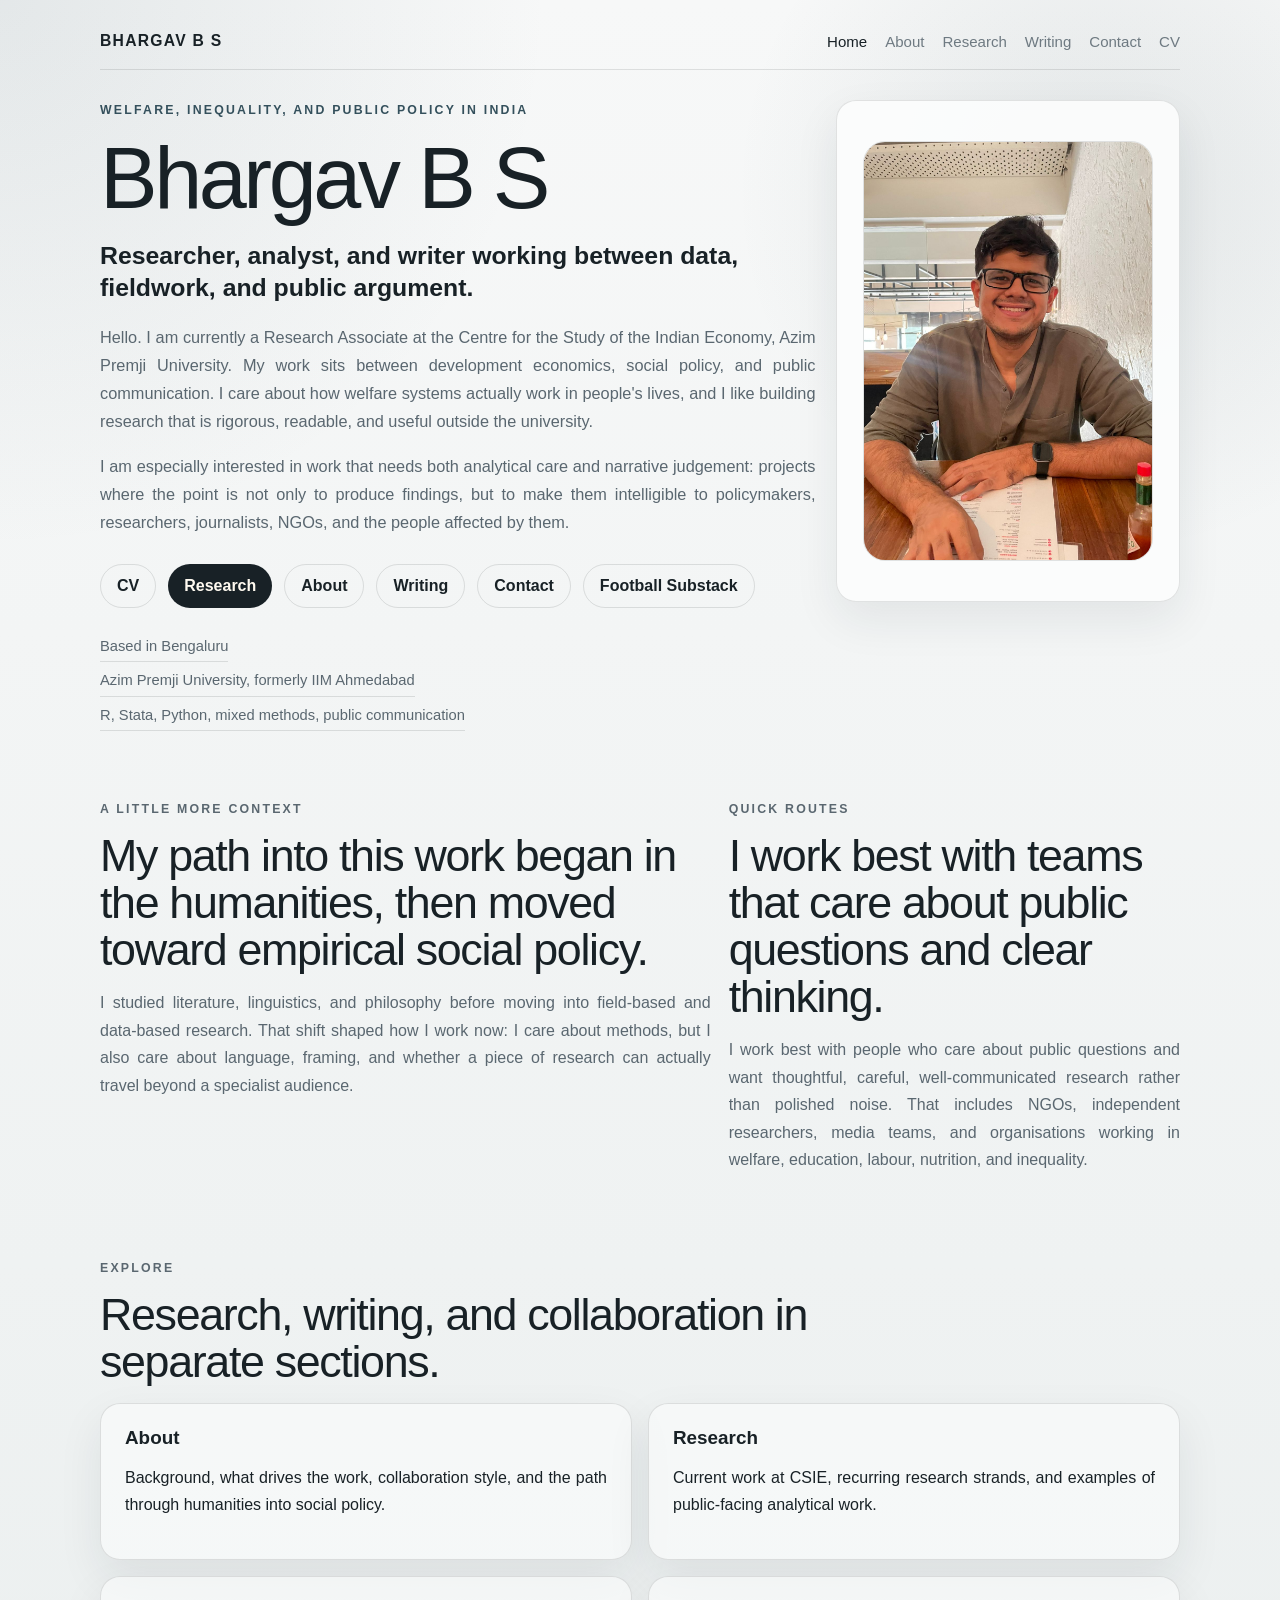
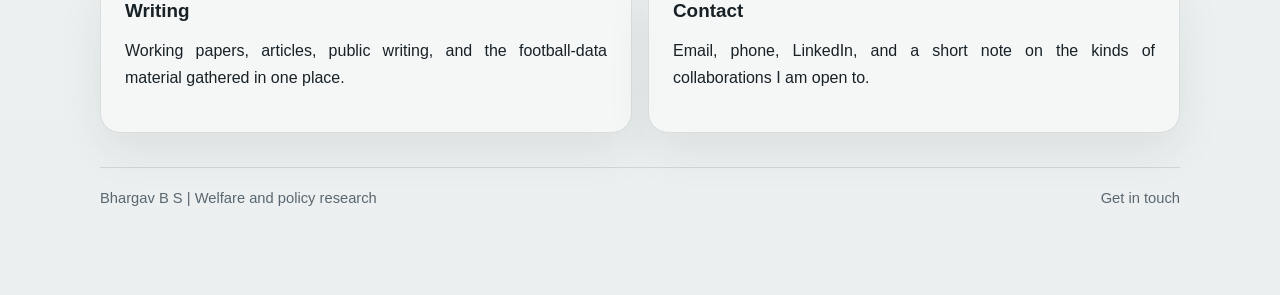
<file: index.html>
<!DOCTYPE html>
<html lang="en">
<head>
  <meta charset="UTF-8">
  <meta name="viewport" content="width=device-width, initial-scale=1.0">
  <title>Bhargav B S | Welfare and Policy Research</title>
  <meta
    name="description"
    content="Bhargav B S is a welfare and policy researcher working across data analysis, field research, and public communication for social policy in India."
  >
  <link rel="stylesheet" href="styles.css">
</head>
<body>
  <div class="page-shell">
    <header class="site-header">
      <a class="brand" href="index.html">Bhargav B S</a>
      <nav class="site-nav" aria-label="Primary navigation">
        <a href="index.html" aria-current="page">Home</a>
        <a href="about.html">About</a>
        <a href="research.html">Research</a>
        <a href="writing.html">Writing</a>
        <a href="contact.html">Contact</a>
        <a href="assets/Bhargav_CV_Jan_2026.pdf" target="_blank" rel="noreferrer">CV</a>
      </nav>
    </header>

    <main id="top">
      <section class="hero section">
        <div class="hero-copy">
          <p class="eyebrow">Welfare, inequality, and public policy in India</p>
          <h1>Bhargav B S</h1>
          <p class="hero-role">Researcher, analyst, and writer working between data, fieldwork, and public argument.</p>
          <p class="hero-summary">
            Hello. I am currently a Research Associate at the Centre for the Study of the Indian Economy,
            Azim Premji University. My work sits between development economics, social policy, and public
            communication. I care about how welfare systems actually work in people's lives, and I like building
            research that is rigorous, readable, and useful outside the university.
          </p>
          <p class="hero-summary hero-summary-soft">
            I am especially interested in work that needs both analytical care and narrative judgement: projects where
            the point is not only to produce findings, but to make them intelligible to policymakers, researchers,
            journalists, NGOs, and the people affected by them.
          </p>
          <div class="hero-actions">
            <a class="button button-secondary" href="assets/Bhargav_CV_Jan_2026.pdf" target="_blank" rel="noreferrer">CV</a>
            <a class="button button-primary" href="research.html">Research</a>
            <a class="button button-secondary" href="about.html">About</a>
            <a class="button button-secondary" href="writing.html">Writing</a>
            <a class="button button-secondary" href="contact.html">Contact</a>
            <a class="button button-secondary" href="https://substack.com/@regressiontothemean" target="_blank" rel="noreferrer">Football Substack</a>
          </div>
          <div class="hero-links" aria-label="Professional highlights">
            <span>Based in Bengaluru</span>
            <span>Azim Premji University, formerly IIM Ahmedabad</span>
            <span>R, Stata, Python, mixed methods, public communication</span>
          </div>
        </div>
        <aside class="hero-panel" aria-label="Profile highlight">
          <div class="portrait-card">
            <img class="portrait-image" src="assets/bhargav-headshot.jpg" alt="Portrait of Bhargav B S smiling at a table">
          </div>
        </aside>
      </section>

      <section class="section intro-grid">
        <article class="intro-card intro-card-large">
          <p class="section-label">A little more context</p>
          <h2>My path into this work began in the humanities, then moved toward empirical social policy.</h2>
          <p>
            I studied literature, linguistics, and philosophy before moving into field-based and data-based research.
            That shift shaped how I work now: I care about methods, but I also care about language, framing, and whether
            a piece of research can actually travel beyond a specialist audience.
          </p>
        </article>
        <article class="intro-card">
          <p class="section-label">Quick routes</p>
          <h2>I work best with teams that care about public questions and clear thinking.</h2>
          <p>
            I work best with people who care about public questions and want thoughtful, careful, well-communicated
            research rather than polished noise. That includes NGOs, independent researchers, media teams, and
            organisations working in welfare, education, labour, nutrition, and inequality.
          </p>
        </article>
      </section>

      <section class="section page-links">
        <div class="section-heading">
          <p class="section-label">Explore</p>
          <h2>Research, writing, and collaboration in separate sections.</h2>
        </div>
        <div class="service-list" aria-label="Site sections">
          <article class="service-item">
            <h3><a href="about.html">About</a></h3>
            <p>Background, what drives the work, collaboration style, and the path through humanities into social policy.</p>
          </article>
          <article class="service-item">
            <h3><a href="research.html">Research</a></h3>
            <p>Current work at CSIE, recurring research strands, and examples of public-facing analytical work.</p>
          </article>
          <article class="service-item">
            <h3><a href="writing.html">Writing</a></h3>
            <p>Working papers, articles, public writing, and the football-data material gathered in one place.</p>
          </article>
          <article class="service-item">
            <h3><a href="contact.html">Contact</a></h3>
            <p>Email, phone, LinkedIn, and a short note on the kinds of collaborations I am open to.</p>
          </article>
        </div>
      </section>
    </main>

    <footer class="site-footer">
      <span>Bhargav B S | Welfare and policy research</span>
      <a href="contact.html">Get in touch</a>
    </footer>
  </div>
</body>
</html>
</file>
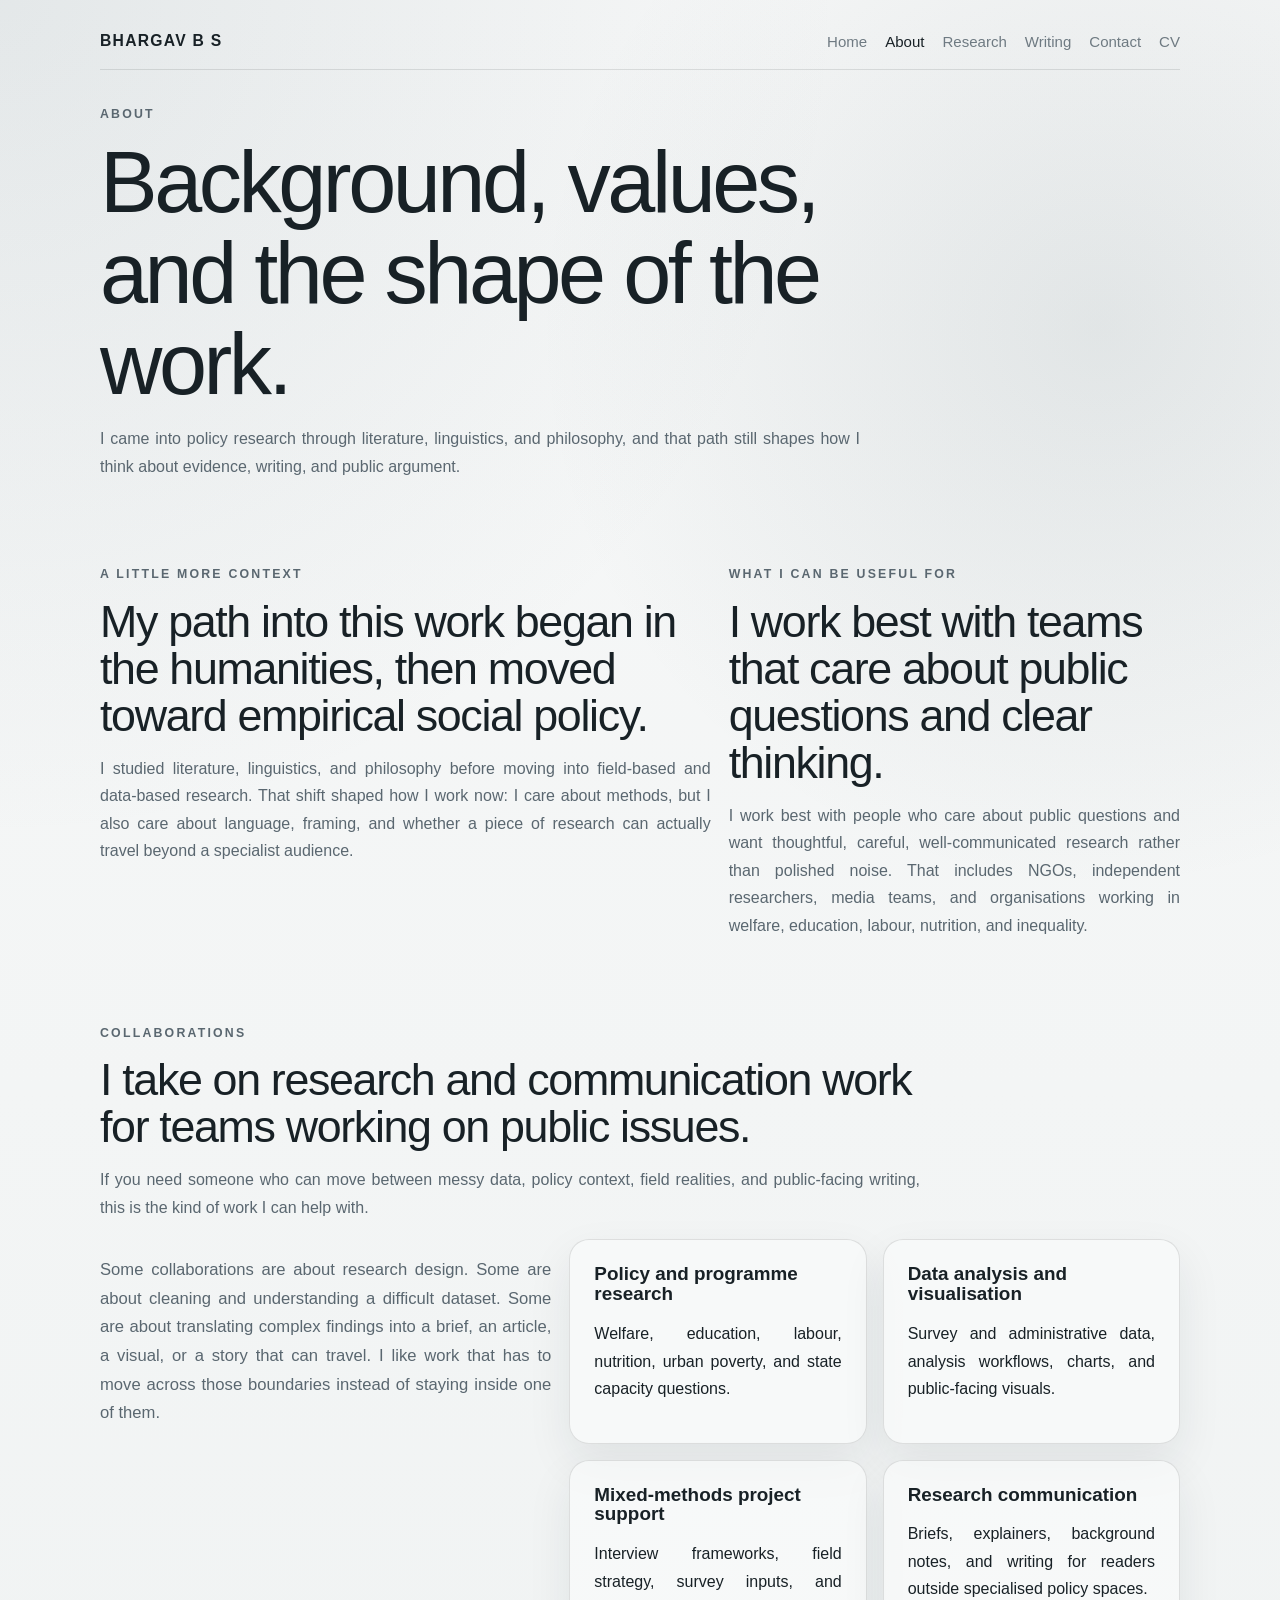
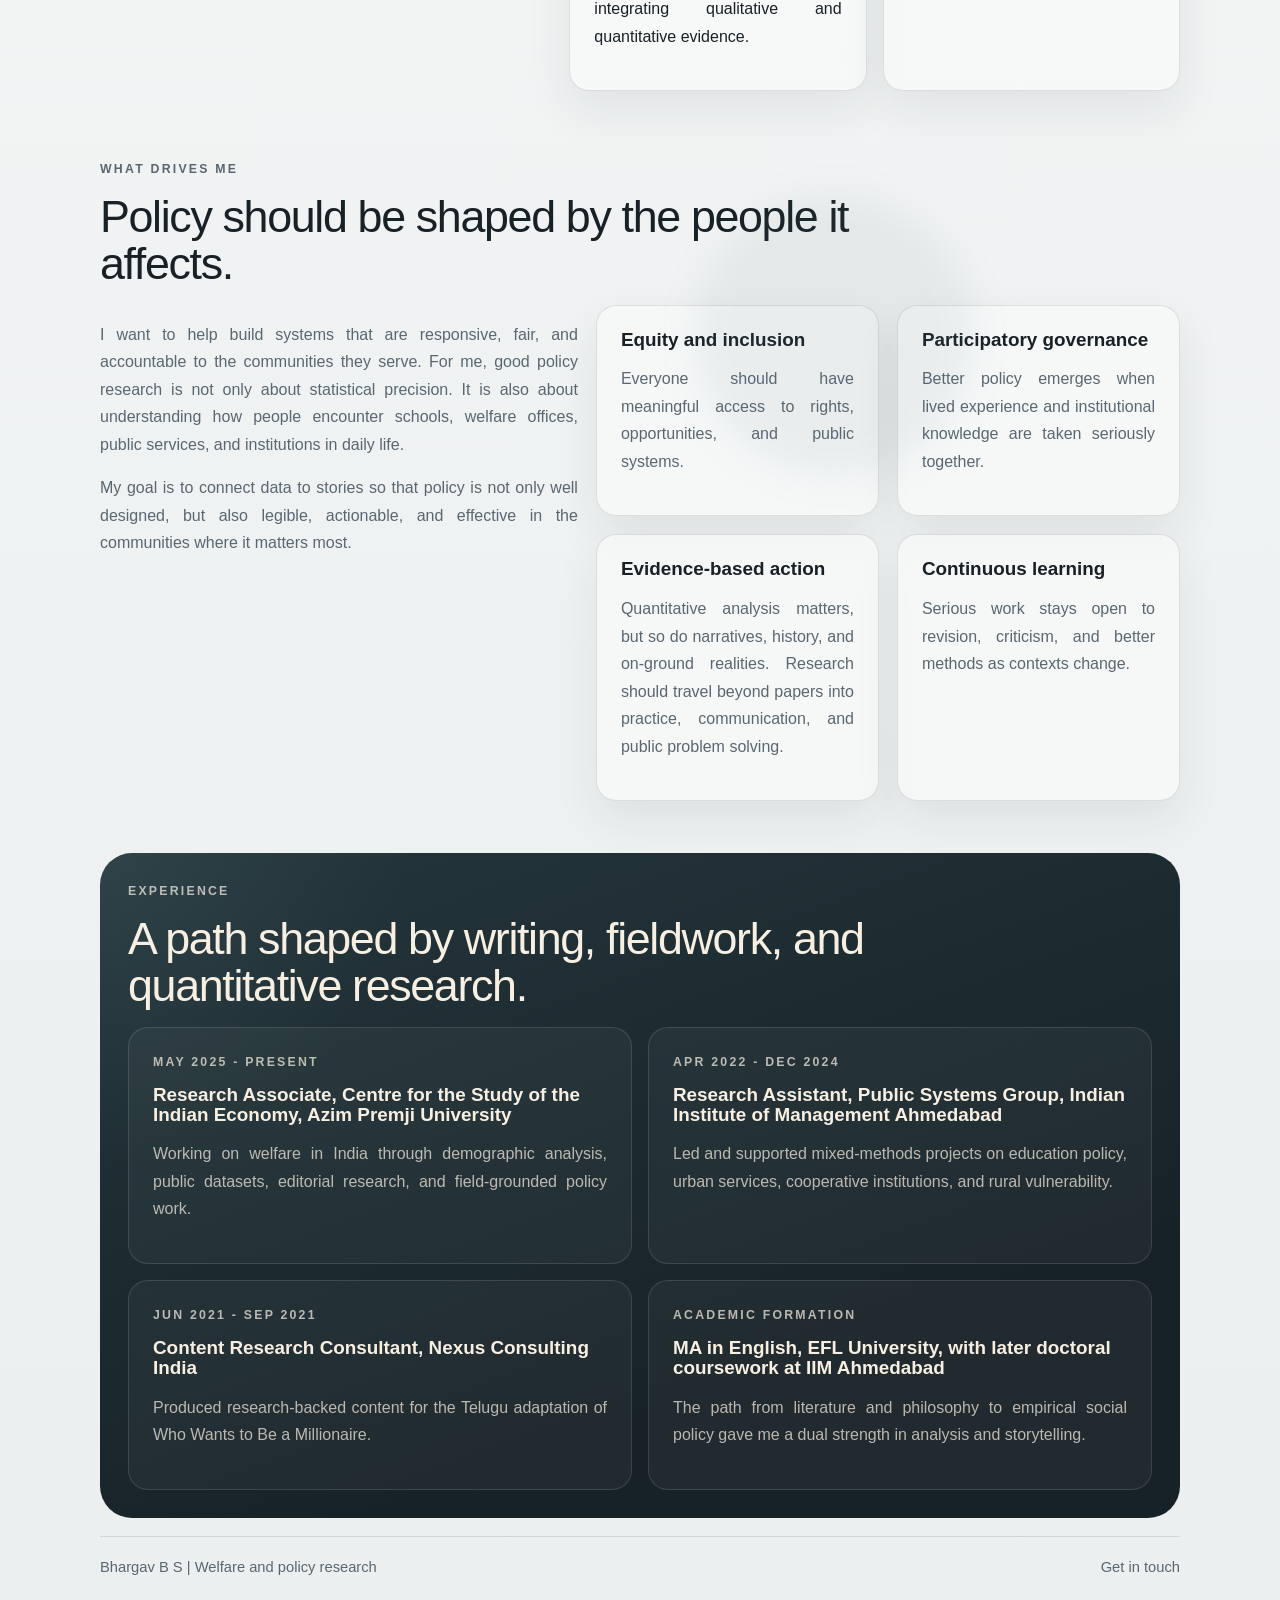
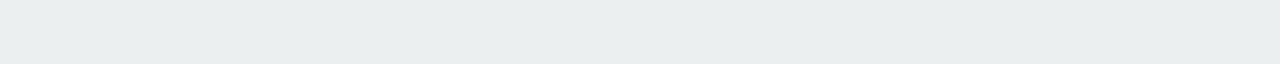
<file: about.html>
<!DOCTYPE html>
<html lang="en">
<head>
  <meta charset="UTF-8">
  <meta name="viewport" content="width=device-width, initial-scale=1.0">
  <title>About | Bhargav B S</title>
  <meta
    name="description"
    content="Background, values, collaborations, and experience for Bhargav B S."
  >
  <link rel="stylesheet" href="styles.css">
</head>
<body>
  <div class="page-shell">
    <header class="site-header">
      <a class="brand" href="index.html">Bhargav B S</a>
      <nav class="site-nav" aria-label="Primary navigation">
        <a href="index.html">Home</a>
        <a href="about.html" aria-current="page">About</a>
        <a href="research.html">Research</a>
        <a href="writing.html">Writing</a>
        <a href="contact.html">Contact</a>
        <a href="assets/Bhargav_CV_Jan_2026.pdf" target="_blank" rel="noreferrer">CV</a>
      </nav>
    </header>

    <main>
      <section class="section page-intro">
        <p class="section-label">About</p>
        <h1>Background, values, and the shape of the work.</h1>
        <p>
          I came into policy research through literature, linguistics, and philosophy, and that path still shapes how
          I think about evidence, writing, and public argument.
        </p>
      </section>

      <section class="section intro-grid">
        <article class="intro-card intro-card-large">
          <p class="section-label">A little more context</p>
          <h2>My path into this work began in the humanities, then moved toward empirical social policy.</h2>
          <p>
            I studied literature, linguistics, and philosophy before moving into field-based and data-based research.
            That shift shaped how I work now: I care about methods, but I also care about language, framing, and whether
            a piece of research can actually travel beyond a specialist audience.
          </p>
        </article>
        <article class="intro-card">
          <p class="section-label">What I can be useful for</p>
          <h2>I work best with teams that care about public questions and clear thinking.</h2>
          <p>
            I work best with people who care about public questions and want thoughtful, careful, well-communicated
            research rather than polished noise. That includes NGOs, independent researchers, media teams, and
            organisations working in welfare, education, labour, nutrition, and inequality.
          </p>
        </article>
      </section>

      <section class="section" id="services">
        <div class="section-heading">
          <p class="section-label">Collaborations</p>
          <h2>I take on research and communication work for teams working on public issues.</h2>
          <p>
            If you need someone who can move between messy data, policy context, field realities, and public-facing
            writing, this is the kind of work I can help with.
          </p>
        </div>
        <div class="service-columns">
          <div class="service-copy">
            <p>
              Some collaborations are about research design. Some are about cleaning and understanding a difficult
              dataset. Some are about translating complex findings into a brief, an article, a visual, or a story that
              can travel. I like work that has to move across those boundaries instead of staying inside one of them.
            </p>
          </div>
          <div class="service-list" aria-label="Service areas">
            <article class="service-item">
              <h3>Policy and programme research</h3>
              <p>Welfare, education, labour, nutrition, urban poverty, and state capacity questions.</p>
            </article>
            <article class="service-item">
              <h3>Data analysis and visualisation</h3>
              <p>Survey and administrative data, analysis workflows, charts, and public-facing visuals.</p>
            </article>
            <article class="service-item">
              <h3>Mixed-methods project support</h3>
              <p>Interview frameworks, field strategy, survey inputs, and integrating qualitative and quantitative evidence.</p>
            </article>
            <article class="service-item">
              <h3>Research communication</h3>
              <p>Briefs, explainers, background notes, and writing for readers outside specialised policy spaces.</p>
            </article>
          </div>
        </div>
      </section>

      <section class="section section-accent">
        <div class="section-heading">
          <p class="section-label">What Drives Me</p>
          <h2>Policy should be shaped by the people it affects.</h2>
        </div>
        <div class="vision-layout">
          <div class="vision-copy">
            <p>
              I want to help build systems that are responsive, fair, and accountable to the communities they serve.
              For me, good policy research is not only about statistical precision. It is also about understanding how
              people encounter schools, welfare offices, public services, and institutions in daily life.
            </p>
            <p>
              My goal is to connect data to stories so that policy is not only well designed, but also legible,
              actionable, and effective in the communities where it matters most.
            </p>
          </div>
          <div class="values-grid">
            <article class="value-card">
              <h3>Equity and inclusion</h3>
              <p>Everyone should have meaningful access to rights, opportunities, and public systems.</p>
            </article>
            <article class="value-card">
              <h3>Participatory governance</h3>
              <p>Better policy emerges when lived experience and institutional knowledge are taken seriously together.</p>
            </article>
            <article class="value-card">
              <h3>Evidence-based action</h3>
              <p>Quantitative analysis matters, but so do narratives, history, and on-ground realities. Research should travel beyond papers into practice, communication, and public problem solving.</p>
            </article>
            <article class="value-card">
              <h3>Continuous learning</h3>
              <p>Serious work stays open to revision, criticism, and better methods as contexts change.</p>
            </article>
          </div>
        </div>
      </section>

      <section class="section section-dark">
        <div class="section-heading">
          <p class="section-label">Experience</p>
          <h2>A path shaped by writing, fieldwork, and quantitative research.</h2>
        </div>
        <div class="timeline">
          <article class="timeline-item">
            <p class="timeline-date">May 2025 - Present</p>
            <h3>Research Associate, Centre for the Study of the Indian Economy, Azim Premji University</h3>
            <p>Working on welfare in India through demographic analysis, public datasets, editorial research, and field-grounded policy work.</p>
          </article>
          <article class="timeline-item">
            <p class="timeline-date">Apr 2022 - Dec 2024</p>
            <h3>Research Assistant, Public Systems Group, Indian Institute of Management Ahmedabad</h3>
            <p>Led and supported mixed-methods projects on education policy, urban services, cooperative institutions, and rural vulnerability.</p>
          </article>
          <article class="timeline-item">
            <p class="timeline-date">Jun 2021 - Sep 2021</p>
            <h3>Content Research Consultant, Nexus Consulting India</h3>
            <p>Produced research-backed content for the Telugu adaptation of Who Wants to Be a Millionaire.</p>
          </article>
          <article class="timeline-item">
            <p class="timeline-date">Academic formation</p>
            <h3>MA in English, EFL University, with later doctoral coursework at IIM Ahmedabad</h3>
            <p>The path from literature and philosophy to empirical social policy gave me a dual strength in analysis and storytelling.</p>
          </article>
        </div>
      </section>
    </main>

    <footer class="site-footer">
      <span>Bhargav B S | Welfare and policy research</span>
      <a href="contact.html">Get in touch</a>
    </footer>
  </div>
</body>
</html>
</file>
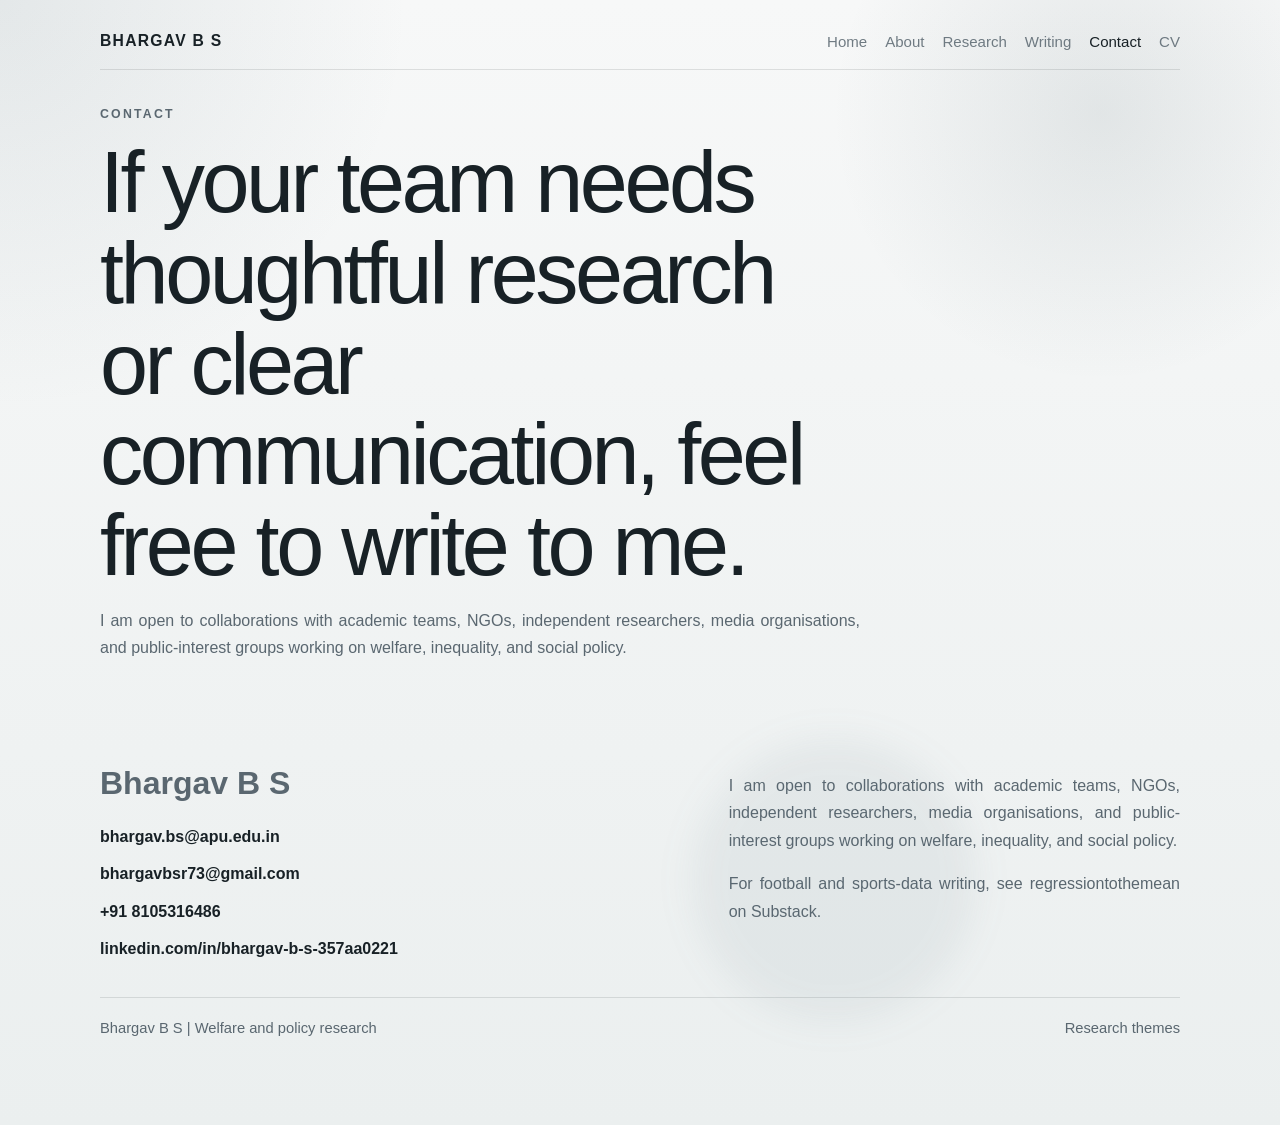
<file: contact.html>
<!DOCTYPE html>
<html lang="en">
<head>
  <meta charset="UTF-8">
  <meta name="viewport" content="width=device-width, initial-scale=1.0">
  <title>Contact | Bhargav B S</title>
  <meta
    name="description"
    content="Contact information and collaboration details for Bhargav B S."
  >
  <link rel="stylesheet" href="styles.css">
</head>
<body>
  <div class="page-shell">
    <header class="site-header">
      <a class="brand" href="index.html">Bhargav B S</a>
      <nav class="site-nav" aria-label="Primary navigation">
        <a href="index.html">Home</a>
        <a href="about.html">About</a>
        <a href="research.html">Research</a>
        <a href="writing.html">Writing</a>
        <a href="contact.html" aria-current="page">Contact</a>
        <a href="assets/Bhargav_CV_Jan_2026.pdf" target="_blank" rel="noreferrer">CV</a>
      </nav>
    </header>

    <main>
      <section class="section page-intro">
        <p class="section-label">Contact</p>
        <h1>If your team needs thoughtful research or clear communication, feel free to write to me.</h1>
        <p>
          I am open to collaborations with academic teams, NGOs, independent researchers, media organisations, and
          public-interest groups working on welfare, inequality, and social policy.
        </p>
      </section>

      <section class="section section-accent">
        <div class="contact-grid">
          <div class="contact-card">
            <p class="contact-name">Bhargav B S</p>
            <a href="mailto:bhargav.bs@apu.edu.in">bhargav.bs@apu.edu.in</a>
            <a href="mailto:bhargavbsr73@gmail.com">bhargavbsr73@gmail.com</a>
            <a href="tel:+918105316486">+91 8105316486</a>
            <a href="https://www.linkedin.com/in/bhargav-b-s-357aa0221/" target="_blank" rel="noreferrer">linkedin.com/in/bhargav-b-s-357aa0221</a>
          </div>
          <div class="contact-card">
            <p>
              I am open to collaborations with academic teams, NGOs, independent researchers, media organisations, and
              public-interest groups working on welfare, inequality, and social policy.
            </p>
            <p>
              For football and sports-data writing, see
              <a href="https://substack.com/@regressiontothemean" target="_blank" rel="noreferrer">regressiontothemean on Substack</a>.
            </p>
          </div>
        </div>
      </section>
    </main>

    <footer class="site-footer">
      <span>Bhargav B S | Welfare and policy research</span>
      <a href="research.html">Research themes</a>
    </footer>
  </div>
</body>
</html>
</file>
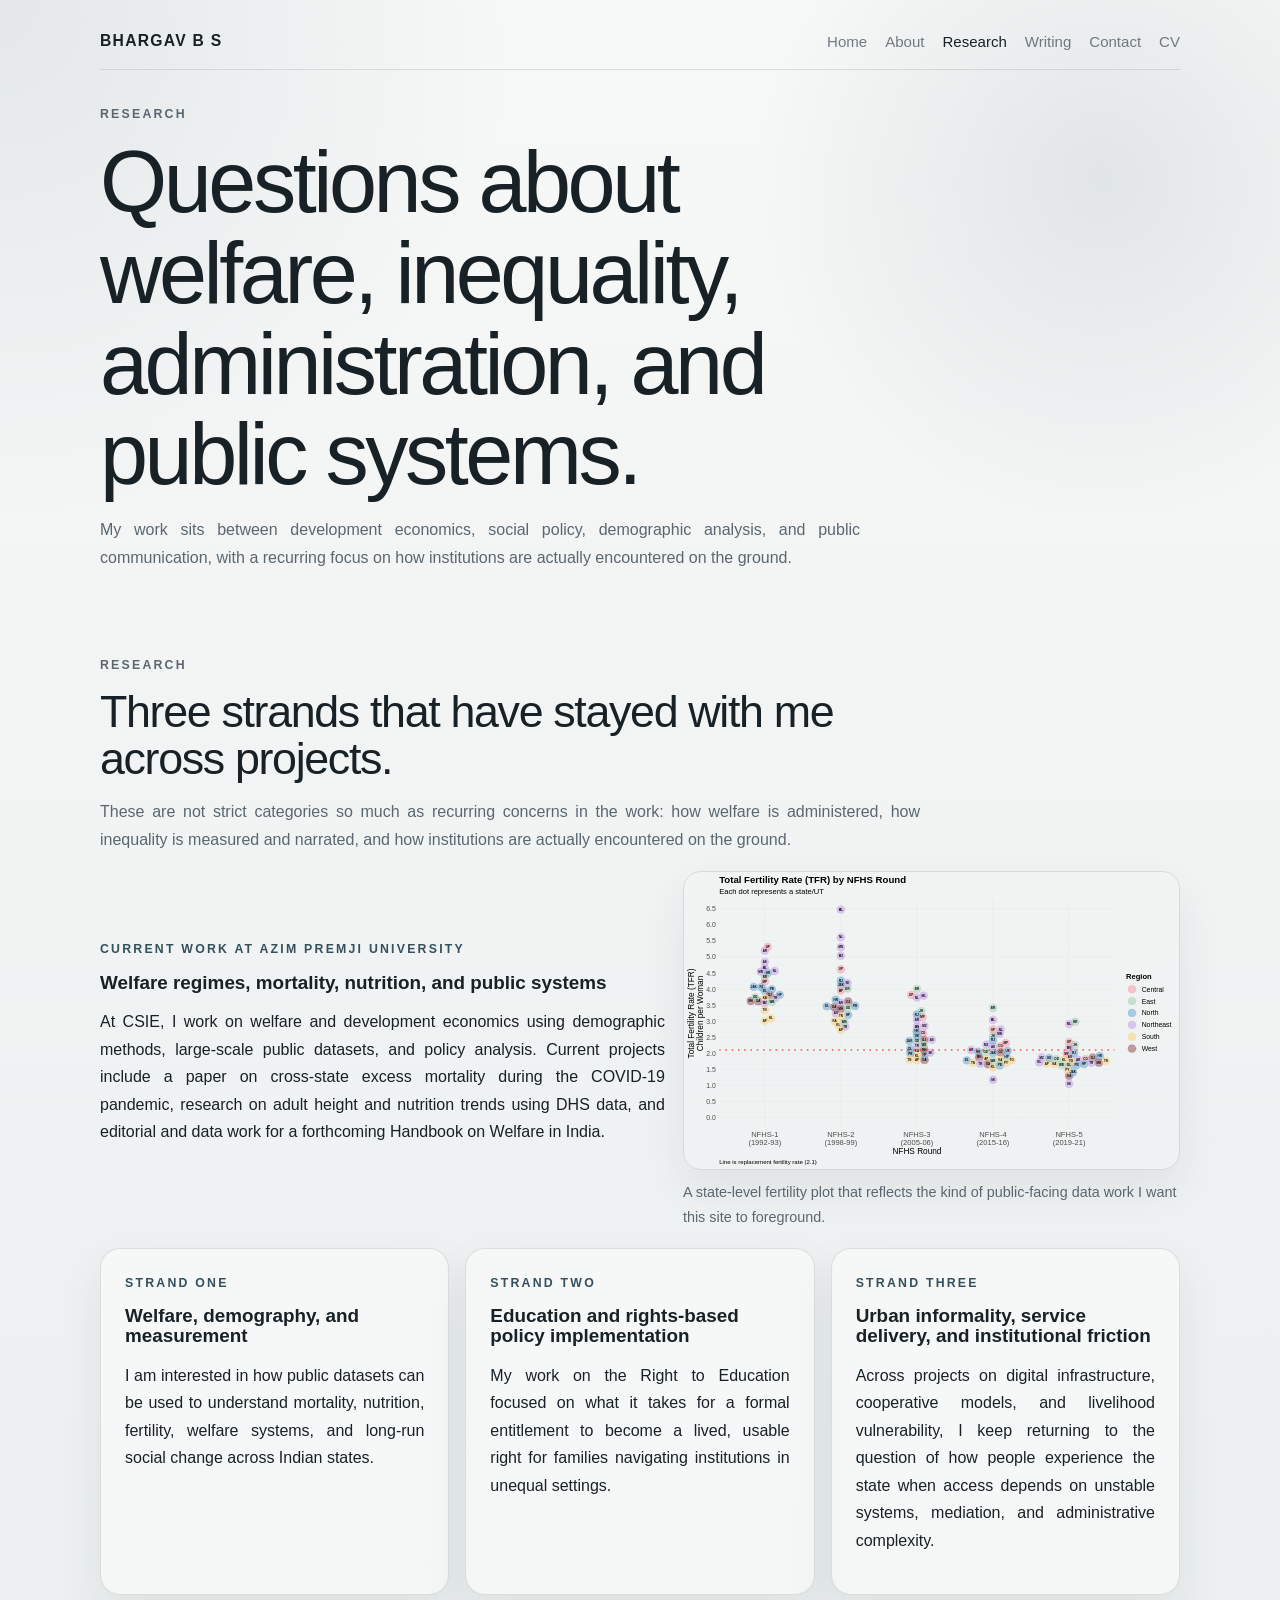
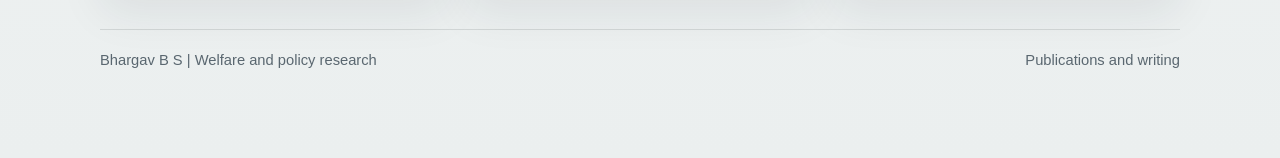
<file: research.html>
<!DOCTYPE html>
<html lang="en">
<head>
  <meta charset="UTF-8">
  <meta name="viewport" content="width=device-width, initial-scale=1.0">
  <title>Research | Bhargav B S</title>
  <meta
    name="description"
    content="Research themes, current work, and data visualisation examples from Bhargav B S."
  >
  <link rel="stylesheet" href="styles.css">
</head>
<body>
  <div class="page-shell">
    <header class="site-header">
      <a class="brand" href="index.html">Bhargav B S</a>
      <nav class="site-nav" aria-label="Primary navigation">
        <a href="index.html">Home</a>
        <a href="about.html">About</a>
        <a href="research.html" aria-current="page">Research</a>
        <a href="writing.html">Writing</a>
        <a href="contact.html">Contact</a>
        <a href="assets/Bhargav_CV_Jan_2026.pdf" target="_blank" rel="noreferrer">CV</a>
      </nav>
    </header>

    <main>
      <section class="section page-intro">
        <p class="section-label">Research</p>
        <h1>Questions about welfare, inequality, administration, and public systems.</h1>
        <p>
          My work sits between development economics, social policy, demographic analysis, and public communication,
          with a recurring focus on how institutions are actually encountered on the ground.
        </p>
      </section>

      <section class="section">
        <div class="section-heading">
          <p class="section-label">Research</p>
          <h2>Three strands that have stayed with me across projects.</h2>
          <p>
            These are not strict categories so much as recurring concerns in the work: how welfare is administered,
            how inequality is measured and narrated, and how institutions are actually encountered on the ground.
          </p>
        </div>
        <div class="research-feature">
          <div class="research-feature-copy">
            <p class="card-kicker">Current work at Azim Premji University</p>
            <h3>Welfare regimes, mortality, nutrition, and public systems</h3>
            <p>
              At CSIE, I work on welfare and development economics using demographic methods, large-scale public
              datasets, and policy analysis. Current projects include a paper on cross-state excess mortality during
              the COVID-19 pandemic, research on adult height and nutrition trends using DHS data, and editorial and
              data work for a forthcoming Handbook on Welfare in India.
            </p>
          </div>
          <figure class="research-figure">
            <img src="assets/TFR_State_Plot.svg" alt="Total fertility rate state plot used as an example of Bhargav B S's data visualisation work">
            <figcaption>A state-level fertility plot that reflects the kind of public-facing data work I want this site to foreground.</figcaption>
          </figure>
        </div>
        <div class="research-strands">
          <article class="strand">
            <p class="card-kicker">Strand one</p>
            <h3>Welfare, demography, and measurement</h3>
            <p>
              I am interested in how public datasets can be used to understand mortality, nutrition, fertility,
              welfare systems, and long-run social change across Indian states.
            </p>
          </article>
          <article class="strand">
            <p class="card-kicker">Strand two</p>
            <h3>Education and rights-based policy implementation</h3>
            <p>
              My work on the Right to Education focused on what it takes for a formal entitlement to become a lived,
              usable right for families navigating institutions in unequal settings.
            </p>
          </article>
          <article class="strand">
            <p class="card-kicker">Strand three</p>
            <h3>Urban informality, service delivery, and institutional friction</h3>
            <p>
              Across projects on digital infrastructure, cooperative models, and livelihood vulnerability, I keep
              returning to the question of how people experience the state when access depends on unstable systems,
              mediation, and administrative complexity.
            </p>
          </article>
        </div>
      </section>
    </main>

    <footer class="site-footer">
      <span>Bhargav B S | Welfare and policy research</span>
      <a href="writing.html">Publications and writing</a>
    </footer>
  </div>
</body>
</html>
</file>
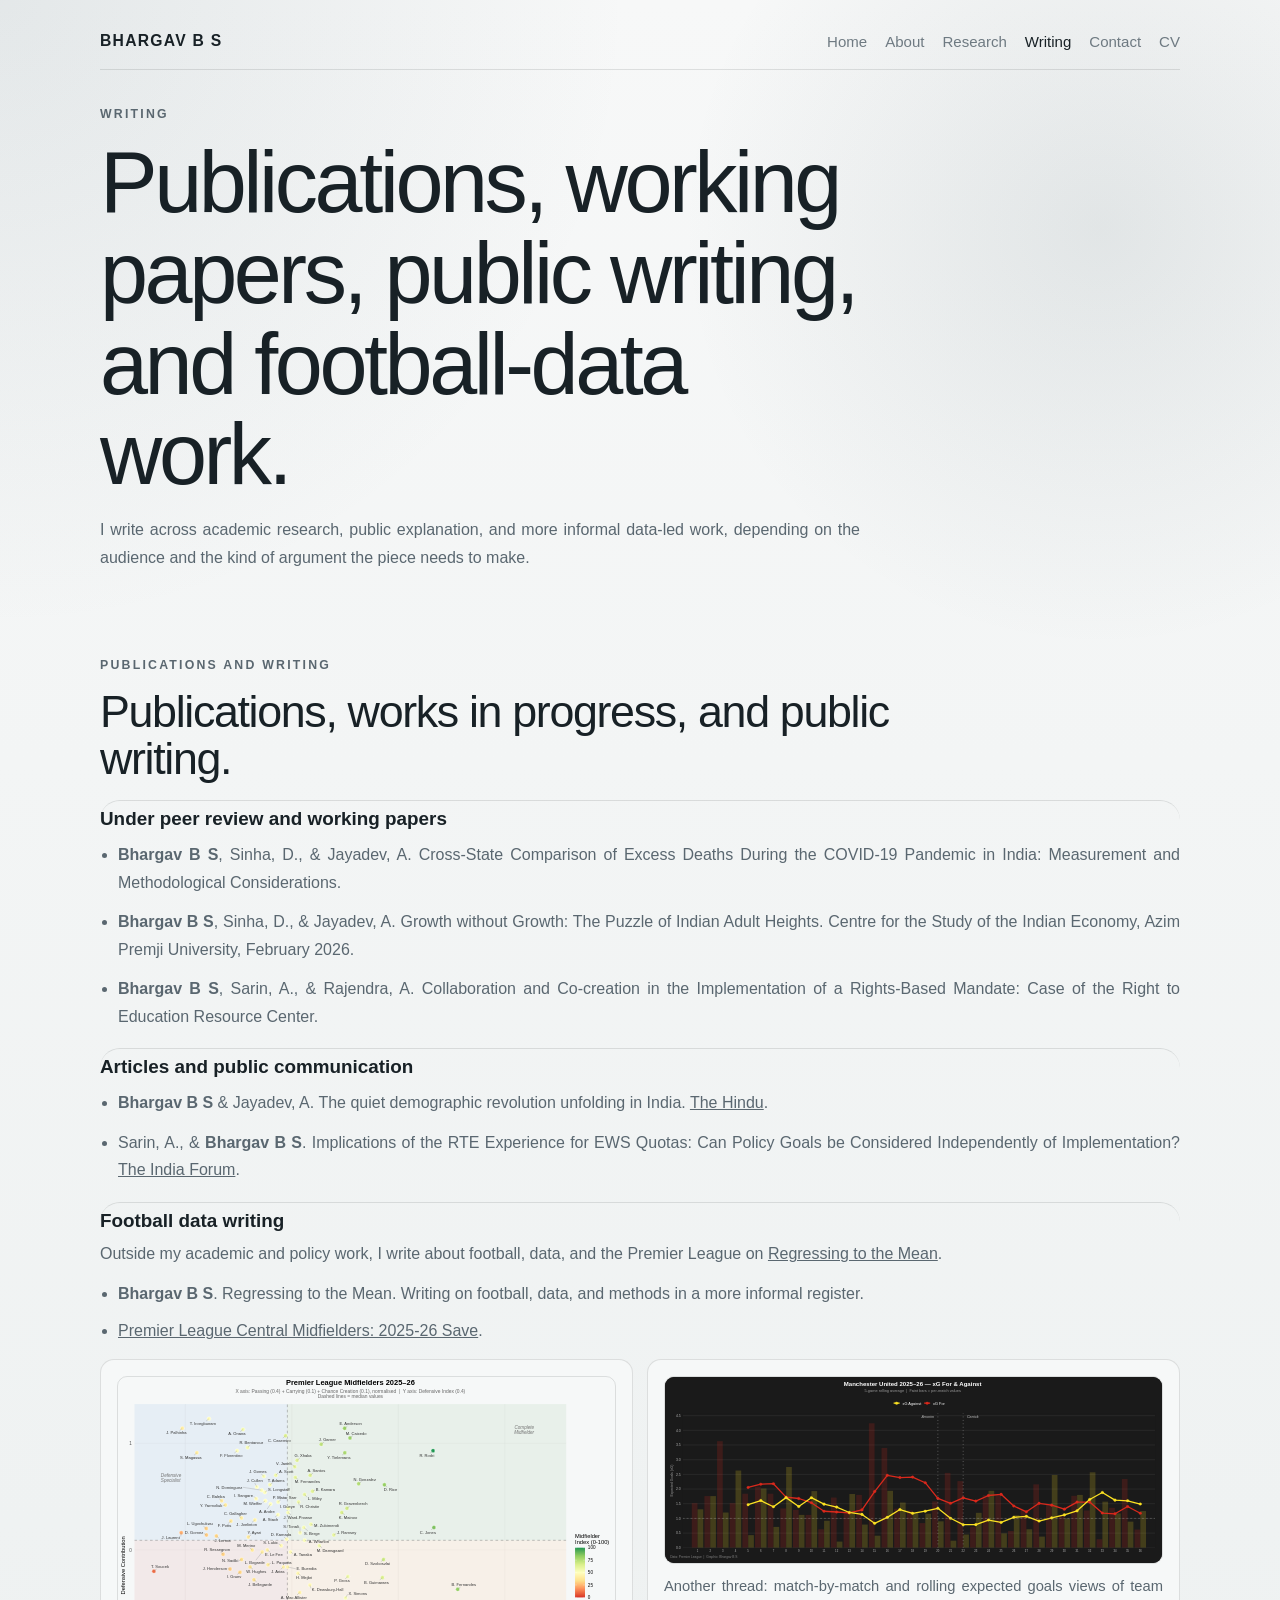
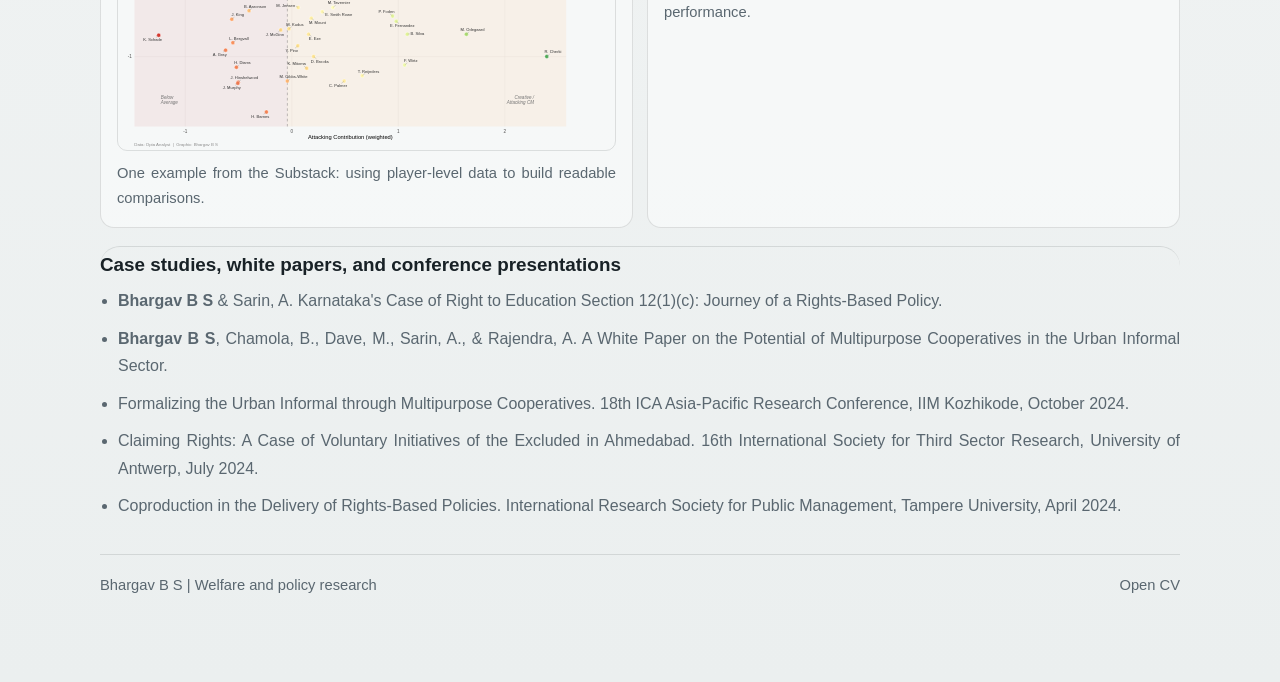
<file: writing.html>
<!DOCTYPE html>
<html lang="en">
<head>
  <meta charset="UTF-8">
  <meta name="viewport" content="width=device-width, initial-scale=1.0">
  <title>Writing | Bhargav B S</title>
  <meta
    name="description"
    content="Publications, works in progress, articles, and football-data writing by Bhargav B S."
  >
  <link rel="stylesheet" href="styles.css">
</head>
<body>
  <div class="page-shell">
    <header class="site-header">
      <a class="brand" href="index.html">Bhargav B S</a>
      <nav class="site-nav" aria-label="Primary navigation">
        <a href="index.html">Home</a>
        <a href="about.html">About</a>
        <a href="research.html">Research</a>
        <a href="writing.html" aria-current="page">Writing</a>
        <a href="contact.html">Contact</a>
        <a href="assets/Bhargav_CV_Jan_2026.pdf" target="_blank" rel="noreferrer">CV</a>
      </nav>
    </header>

    <main>
      <section class="section page-intro">
        <p class="section-label">Writing</p>
        <h1>Publications, working papers, public writing, and football-data work.</h1>
        <p>
          I write across academic research, public explanation, and more informal data-led work, depending on the
          audience and the kind of argument the piece needs to make.
        </p>
      </section>

      <section class="section">
        <div class="section-heading">
          <p class="section-label">Publications and Writing</p>
          <h2>Publications, works in progress, and public writing.</h2>
        </div>
        <div class="publication-groups">
          <div class="publication-group">
            <h3>Under peer review and working papers</h3>
            <ul class="publication-list">
              <li><strong>Bhargav B S</strong>, Sinha, D., &amp; Jayadev, A. Cross-State Comparison of Excess Deaths During the COVID-19 Pandemic in India: Measurement and Methodological Considerations.</li>
              <li><strong>Bhargav B S</strong>, Sinha, D., &amp; Jayadev, A. Growth without Growth: The Puzzle of Indian Adult Heights. Centre for the Study of the Indian Economy, Azim Premji University, February 2026.</li>
              <li><strong>Bhargav B S</strong>, Sarin, A., &amp; Rajendra, A. Collaboration and Co-creation in the Implementation of a Rights-Based Mandate: Case of the Right to Education Resource Center.</li>
            </ul>
          </div>
          <div class="publication-group">
            <h3>Articles and public communication</h3>
            <ul class="publication-list">
              <li><strong>Bhargav B S</strong> &amp; Jayadev, A. The quiet demographic revolution unfolding in India. <a href="https://www.thehindu.com/data/india-demographic-dividend-the-quiet-demographic-revolution-unfolding-in-india/article70723033.ece" target="_blank" rel="noreferrer">The Hindu</a>.</li>
              <li>Sarin, A., &amp; <strong>Bhargav B S</strong>. Implications of the RTE Experience for EWS Quotas: Can Policy Goals be Considered Independently of Implementation? <a href="https://www.theindiaforum.in/forum/implications-rte-experience-ews-quotas" target="_blank" rel="noreferrer">The India Forum</a>.</li>
            </ul>
          </div>
          <div class="publication-group">
            <h3>Football data writing</h3>
            <p class="publication-note">
              Outside my academic and policy work, I write about football, data, and the Premier League on
              <a href="https://substack.com/@regressiontothemean" target="_blank" rel="noreferrer">Regressing to the Mean</a>.
            </p>
            <ul class="publication-list compact">
              <li><strong>Bhargav B S</strong>. Regressing to the Mean. Writing on football, data, and methods in a more informal register.</li>
              <li><a href="https://bhargavbs.substack.com/p/premier-league-central-midfielders" target="_blank" rel="noreferrer">Premier League Central Midfielders: 2025-26 Save</a>.</li>
            </ul>
            <div class="football-grid">
              <figure class="football-figure">
                <img src="assets/midfielders_scatter.svg" alt="Scatter plot of Premier League central midfielders used in Bhargav B S's football-data writing">
                <figcaption>One example from the Substack: using player-level data to build readable comparisons.</figcaption>
              </figure>
              <figure class="football-figure">
                <img src="assets/manutd_xg_rolling.svg" alt="Rolling Manchester United xG chart used in Bhargav B S's football-data writing">
                <figcaption>Another thread: match-by-match and rolling expected goals views of team performance.</figcaption>
              </figure>
            </div>
          </div>
          <div class="publication-group">
            <h3>Case studies, white papers, and conference presentations</h3>
            <ul class="publication-list compact">
              <li><strong>Bhargav B S</strong> &amp; Sarin, A. Karnataka's Case of Right to Education Section 12(1)(c): Journey of a Rights-Based Policy.</li>
              <li><strong>Bhargav B S</strong>, Chamola, B., Dave, M., Sarin, A., &amp; Rajendra, A. A White Paper on the Potential of Multipurpose Cooperatives in the Urban Informal Sector.</li>
              <li>Formalizing the Urban Informal through Multipurpose Cooperatives. 18th ICA Asia-Pacific Research Conference, IIM Kozhikode, October 2024.</li>
              <li>Claiming Rights: A Case of Voluntary Initiatives of the Excluded in Ahmedabad. 16th International Society for Third Sector Research, University of Antwerp, July 2024.</li>
              <li>Coproduction in the Delivery of Rights-Based Policies. International Research Society for Public Management, Tampere University, April 2024.</li>
            </ul>
          </div>
        </div>
      </section>
    </main>

    <footer class="site-footer">
      <span>Bhargav B S | Welfare and policy research</span>
      <a href="assets/Bhargav_CV_Jan_2026.pdf" target="_blank" rel="noreferrer">Open CV</a>
    </footer>
  </div>
</body>
</html>
</file>
<file: styles.css>
:root {
  --bg: #eef1f1;
  --bg-soft: #f7f8f8;
  --surface: rgba(250, 251, 251, 0.68);
  --surface-strong: rgba(252, 253, 253, 0.9);
  --ink: #182126;
  --ink-soft: #5a6770;
  --line: rgba(24, 33, 38, 0.12);
  --accent: #58727c;
  --accent-deep: #34505c;
  --forest: #2f4a52;
  --shadow: 0 18px 45px rgba(30, 42, 48, 0.08);
  --radius-lg: 28px;
  --radius-md: 20px;
  --radius-sm: 14px;
}

* {
  box-sizing: border-box;
}

html {
  scroll-behavior: smooth;
}

body {
  margin: 0;
  font-family: "Segoe UI", "Helvetica Neue", Arial, sans-serif;
  color: var(--ink);
  background:
    radial-gradient(circle at top left, rgba(88, 114, 124, 0.12), transparent 24%),
    radial-gradient(circle at 86% 10%, rgba(47, 74, 82, 0.1), transparent 18%),
    linear-gradient(180deg, #f7f8f8 0%, #ebefef 100%);
  line-height: 1.72;
}

img {
  display: block;
  max-width: 100%;
}

a {
  color: inherit;
}

.page-shell {
  width: min(1080px, calc(100% - 40px));
  margin: 0 auto;
  padding-bottom: 56px;
}

.site-header {
  position: static;
  display: flex;
  align-items: center;
  justify-content: space-between;
  gap: 16px;
  margin: 20px 0 12px;
  padding: 8px 0 14px;
  border-bottom: 1px solid var(--line);
}

.brand,
.site-nav a,
.button,
.contact-card a {
  text-decoration: none;
}

.brand {
  font-size: 0.98rem;
  font-weight: 700;
  letter-spacing: 0.08em;
  text-transform: uppercase;
}

.site-nav {
  display: flex;
  flex-wrap: wrap;
  gap: 18px;
}

.site-nav a {
  font-size: 0.94rem;
  color: var(--ink-soft);
  opacity: 0.86;
}

.site-nav a[aria-current="page"] {
  color: var(--ink);
  opacity: 1;
}

.section {
  padding: 34px 0;
}

.page-intro {
  max-width: 760px;
  padding-top: 22px;
}

.page-intro h1 {
  margin-bottom: 12px;
}

.page-intro p {
  color: var(--ink-soft);
  text-align: justify;
  text-justify: inter-word;
}

.hero {
  display: grid;
  grid-template-columns: minmax(0, 1.35fr) minmax(280px, 0.65fr);
  gap: 20px;
  align-items: start;
  min-height: auto;
  padding-top: 18px;
}

.hero-copy,
.hero-panel {
  padding: 0;
  background: transparent;
  border: none;
  box-shadow: none;
}

.hero-copy {
  animation: rise 700ms ease both;
}

.hero-panel {
  display: grid;
  gap: 16px;
  animation: rise 900ms ease both;
}

.eyebrow,
.section-label,
.card-kicker,
.timeline-date,
.portrait-label,
.spotlight-label {
  margin: 0 0 12px;
  color: var(--accent-deep);
  font-size: 0.77rem;
  font-weight: 700;
  letter-spacing: 0.18em;
  text-transform: uppercase;
}

h1,
h2,
h3 {
  margin: 0;
  line-height: 1.05;
}

h1,
h2 {
  font-family: inherit;
  font-weight: 500;
}

h1 {
  font-size: clamp(3.5rem, 8vw, 5.4rem);
  letter-spacing: -0.04em;
  margin-bottom: 16px;
}

h2 {
  font-size: clamp(1.8rem, 3.5vw, 2.9rem);
  letter-spacing: -0.03em;
}

h3 {
  font-size: 1.18rem;
  font-weight: 600;
  margin-bottom: 10px;
}

.hero-role {
  font-size: clamp(1.2rem, 2vw, 1.55rem);
  font-weight: 650;
  line-height: 1.28;
  margin: 0 0 20px;
}

.hero-summary,
.section-heading p,
.timeline-item p,
.publication-list,
.contact-card p,
.vision-copy p,
.intro-card p,
.value-card p,
.portrait-note {
  color: var(--ink-soft);
}
.hero-summary,
.section-heading p,
.timeline-item p,
.contact-card p,
.vision-copy p,
.intro-card p,
.value-card p,
.service-copy,
.service-item p,
.strand p,
.publication-note,
.publication-list,
.football-figure figcaption,
.research-feature-copy p {
  text-align: justify;
  text-justify: inter-word;
}

.hero-summary {
  font-size: 1.02rem;
}

.hero-summary-soft {
  margin-top: 14px;
}

.hero-actions {
  display: flex;
  flex-wrap: wrap;
  gap: 12px;
  margin: 28px 0 26px;
}

.button {
  display: inline-flex;
  align-items: center;
  justify-content: center;
  min-height: 44px;
  padding: 0 16px;
  border-radius: 999px;
  font-weight: 700;
  transition: transform 180ms ease, background 180ms ease, color 180ms ease;
}

.button:hover,
.button:focus-visible {
  transform: translateY(-2px);
}

.button-primary {
  background: var(--ink);
  color: #fffaf0;
}

.button-secondary {
  background: transparent;
  border: 1px solid var(--line);
}

.hero-links {
  display: grid;
  gap: 6px;
  margin-top: 6px;
  color: var(--ink-soft);
  font-size: 0.92rem;
}

.hero-links span {
  width: fit-content;
  padding-bottom: 2px;
  border-bottom: 1px solid rgba(24, 33, 38, 0.12);
}

.portrait-card,
.service-item,
.strand {
  padding: 26px;
  border-radius: var(--radius-md);
  background: var(--surface-strong);
  border: 1px solid var(--line);
  box-shadow: var(--shadow);
}

.portrait-placeholder {
  display: grid;
  place-items: center;
  min-height: 280px;
  margin: 14px 0;
  border-radius: 22px;
  background:
    linear-gradient(135deg, rgba(88, 114, 124, 0.14), rgba(47, 74, 82, 0.18)),
    linear-gradient(180deg, #f1f4f4, #dde5e6);
  font-family: inherit;
  font-weight: 600;
  font-size: 5rem;
  letter-spacing: -0.08em;
}

.portrait-image {
  width: 100%;
  height: 420px;
  margin: 14px 0;
  border-radius: 22px;
  object-fit: cover;
  object-position: center 30%;
  border: 1px solid var(--line);
}

.intro-grid,
.contact-grid {
  display: grid;
  grid-template-columns: 1.15fr 0.85fr;
  gap: 18px;
}

.intro-card,
.contact-card,
.publication-group,
.timeline-item {
  border-radius: var(--radius-md);
  padding: 0;
  background: transparent;
  border: none;
  box-shadow: none;
}

.intro-card-large {
  background: transparent;
}

.section-heading {
  max-width: 820px;
  margin-bottom: 18px;
}

.section-heading h2 {
  margin-bottom: 12px;
}

.service-columns,
.values-grid,
.publication-groups {
  display: grid;
  gap: 18px;
}

.service-columns {
  grid-template-columns: 0.85fr 1.15fr;
}

.value-card,
.service-item,
.strand {
  border-radius: var(--radius-md);
  padding: 24px;
  background: var(--surface);
  border: 1px solid var(--line);
  box-shadow: var(--shadow);
}

.service-copy {
  max-width: 34rem;
  font-size: 1.04rem;
  color: var(--ink-soft);
}

.service-list {
  display: grid;
  grid-template-columns: repeat(2, minmax(0, 1fr));
  gap: 16px;
}

.service-item h3 a {
  text-decoration: none;
}

.section-accent {
  position: relative;
}

.section-accent::before {
  content: "";
  position: absolute;
  inset: 10% 0 auto 55%;
  width: 280px;
  height: 280px;
  border-radius: 50%;
  background: rgba(88, 114, 124, 0.08);
  filter: blur(18px);
  pointer-events: none;
}

.vision-layout {
  display: grid;
  grid-template-columns: 0.9fr 1.1fr;
  gap: 18px;
}

.vision-copy {
  padding: 0;
  border-radius: 0;
  background: transparent;
  border: none;
  box-shadow: none;
}

.values-grid {
  grid-template-columns: repeat(2, minmax(0, 1fr));
}

.research-feature {
  display: grid;
  grid-template-columns: 1fr 0.88fr;
  gap: 18px;
  align-items: center;
  margin-bottom: 18px;
}

.research-feature-copy {
  max-width: 40rem;
}

.research-strands {
  display: grid;
  grid-template-columns: repeat(3, minmax(0, 1fr));
  gap: 16px;
}

.research-figure {
  margin: 0;
}

.research-figure img {
  width: 100%;
  border-radius: 18px;
  border: 1px solid var(--line);
  box-shadow: var(--shadow);
}

.research-figure figcaption {
  margin-top: 10px;
  font-size: 0.9rem;
  color: var(--ink-soft);
}

.section-dark {
  color: #f7efe2;
}

.section-dark .section-heading p,
.section-dark .timeline-item p,
.section-dark .timeline-date {
  color: rgba(247, 239, 226, 0.72);
}

.section-dark .timeline-item,
.section-dark .section-heading {
  position: relative;
  z-index: 1;
}

.section-dark {
  margin: 18px 0;
  padding: 28px;
  border-radius: 32px;
  background:
    radial-gradient(circle at top left, rgba(116, 146, 156, 0.14), transparent 24%),
    linear-gradient(160deg, #24363c, #172227 74%);
}

.timeline {
  display: grid;
  grid-template-columns: repeat(2, minmax(0, 1fr));
  gap: 16px;
}

.section-dark .timeline-item {
  padding: 24px;
  background: rgba(255, 255, 255, 0.04);
  border: 1px solid rgba(255, 255, 255, 0.12);
  border-radius: var(--radius-md);
  box-shadow: none;
}

.publication-groups {
  grid-template-columns: 1fr;
}

.publication-list {
  margin: 12px 0 0;
  padding-left: 18px;
}

.publication-note {
  margin: 10px 0 0;
  color: var(--ink-soft);
}

.football-grid {
  display: grid;
  grid-template-columns: repeat(2, minmax(0, 1fr));
  gap: 14px;
  margin-top: 14px;
}

.football-figure {
  margin: 0;
  padding: 16px;
  border: 1px solid var(--line);
  border-radius: 14px;
  background: var(--surface);
}

.football-figure img {
  width: 100%;
  border-radius: 10px;
  border: 1px solid var(--line);
}

.football-figure figcaption {
  margin-top: 10px;
  font-size: 0.92rem;
  color: var(--ink-soft);
  text-align: justify;
  text-justify: inter-word;
}

.publication-group {
  padding-top: 8px;
  border-top: 1px solid var(--line);
}
.vision-copy p,
.value-card p,
.timeline-item p,
.contact-card p,
.service-item p,
.strand p {
  text-align: justify;
  text-justify: inter-word;
}

.publication-list li + li {
  margin-top: 12px;
}

.publication-list.compact li + li {
  margin-top: 10px;
}

.contact-name {
  margin: 0 0 12px;
  font-family: inherit;
  font-size: 2rem;
  font-weight: 600;
}

.contact-card {
  padding-top: 10px;
}

.contact-card > a {
  display: block;
  width: fit-content;
  margin-top: 10px;
  font-weight: 700;
}

.site-footer {
  display: flex;
  justify-content: space-between;
  gap: 12px;
  padding: 18px 0 28px;
  border-top: 1px solid var(--line);
  color: var(--ink-soft);
  font-size: 0.92rem;
}

.site-footer a {
  text-decoration: none;
}

@keyframes rise {
  from {
    opacity: 0;
    transform: translateY(22px);
  }

  to {
    opacity: 1;
    transform: translateY(0);
  }
}

@media (max-width: 1024px) {
  .hero,
  .intro-grid,
  .service-columns,
  .contact-grid,
  .vision-layout,
  .research-feature,
  .timeline {
    grid-template-columns: 1fr;
  }

  .service-list,
  .research-strands {
    grid-template-columns: repeat(2, minmax(0, 1fr));
  }
}

@media (max-width: 720px) {
  .page-shell {
    width: min(100% - 18px, 100%);
  }

  .site-header {
    padding: 0 0 16px;
  }

  .site-footer {
    flex-direction: column;
  }

  .hero-copy,
  .hero-panel,
  .section-dark,
  .service-item,
  .strand,
  .value-card,
  .intro-card,
  .contact-card,
  .timeline-item,
  .publication-group,
  .vision-copy {
    padding: 16px;
  }

  .service-list,
  .research-strands,
  .football-grid,
  .values-grid {
    grid-template-columns: 1fr;
  }

  .service-list {
    gap: 16px;
  }

  h1 {
    font-size: clamp(3rem, 16vw, 4.2rem);
  }

  .hero-role {
    max-width: none;
  }

  .portrait-placeholder {
    min-height: 220px;
  }

  .portrait-image {
    height: 340px;
  }
}
</file>
